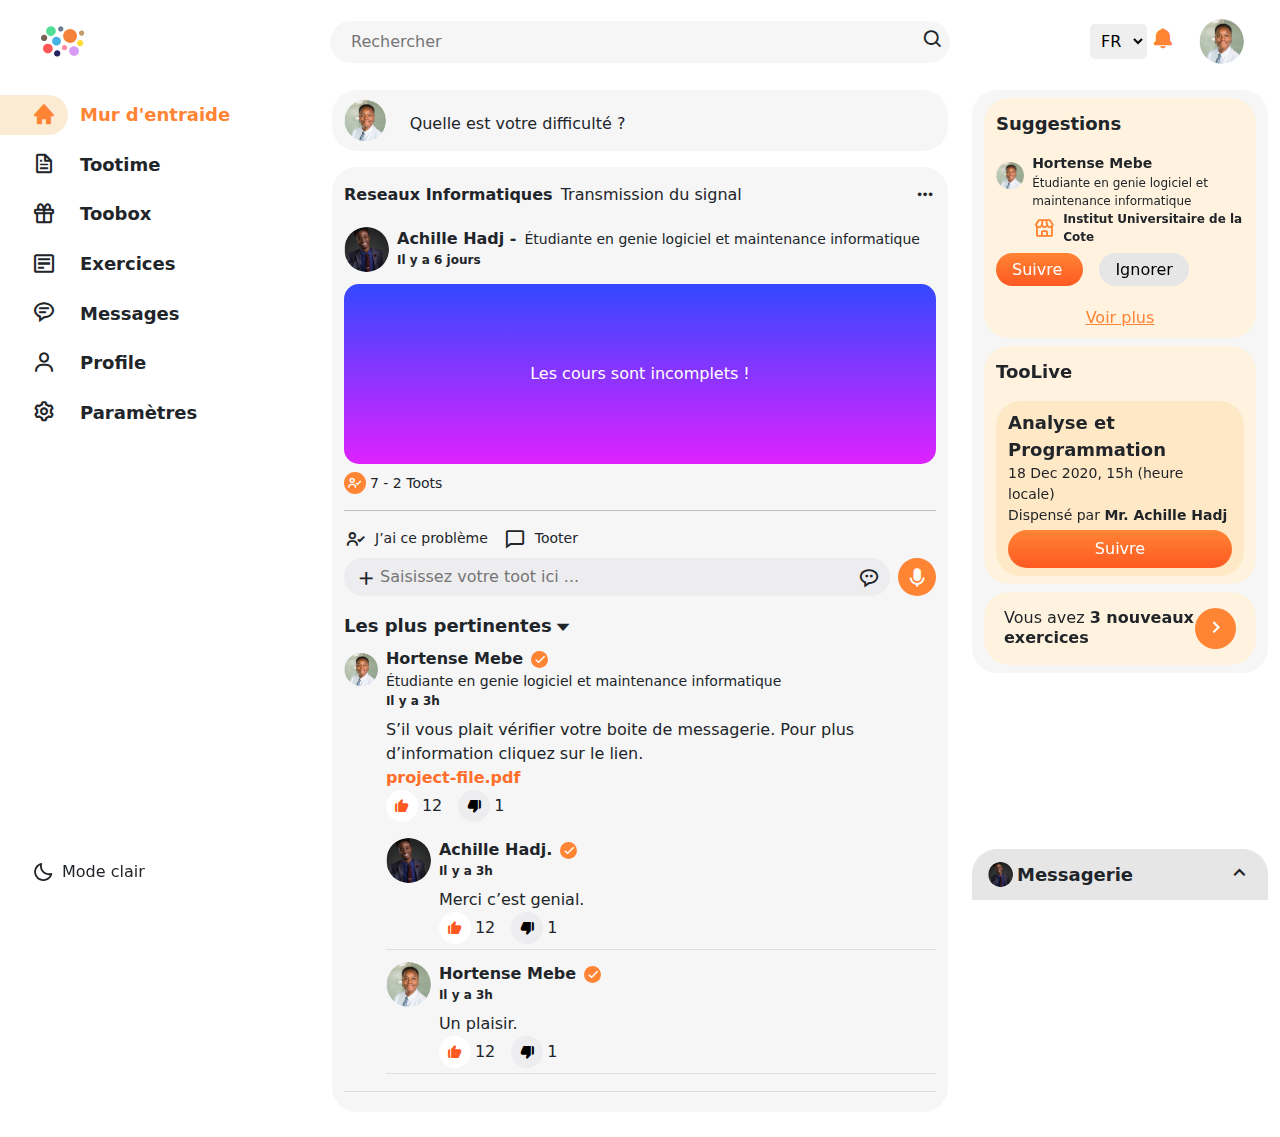
<file: index.html>
<!DOCTYPE html>
<html lang="fr">
<head>
    <meta charset="UTF-8">
    <meta name="viewport" content="width=device-width, initial-scale=1.0">
    <title>Tootree - UI Design</title>

    <link href="./assets/img/icons/logo.svg" rel="icon">

    <link rel="stylesheet" href="./assets/css/bootstrap.min.css">
    <link rel="stylesheet" href="./assets/plugins/boxicons/css/boxicons.min.css">
    <link rel="stylesheet" href="./assets/fonts/style.css">
    <link rel="stylesheet" href="./assets/css/style.css">
</head>
<body>
    <header class="header">
        <div class="container-fluid">
            <div class="d-flex align-items-center">
                <span class="bx-icon pointer d-lg-none d-md-unset" id="open-aside-left">
                    <i class="bx bx-md bx-menu"></i>
                </span>
                <div class="a">
                    <div class="logo-brand ms-md-4 ms-0">
                        <img src="./assets/img/icons/logo.svg" alt="Logo">
                    </div>
                </div>
                <div class="b">
                    <div class="search-form px-1">
                        <input type="text" name="search" id="search" class="custom-control round search-input" placeholder="Rechercher">
                        <span class="search-btn">
                            <i class="bx bx-tada-hover bx-search"></i>
                        </span>
                    </div>
                </div>
                <div class="c">
                    <div class="profile me-md-4 me-0 d-flex justify-content-end align-items-center">
                        <div class="profile-items me-md-4 me-0 d-flex align-items-center">
                            <span class="item me-md-1 me-0">
                                <select name="language" id="language" class="custom-control language-select">
                                    <option value="fr">FR</option>
                                    <option value="en">EN</option>
                                </select>
                            </span>
                            <span class="item notification">
                                <i class="bx bx-tada-hover bxs-bell"></i>
                            </span>
                        </div>
                        <div class="user-avatar">
                            <img src="./assets/img/users/user-2.png" class="img-fluid" alt="">
                        </div>
                    </div>
                </div>
            </div>
        </div>
    </header>

    <aside class="aside-left">
        <div class="d-flex flex-column justify-content-center">
            <div class="menu active">
                <span class="menu-icon">
                    <i class="bx bx-tada-hover bxs-home"></i>
                </span>
                <a href="./index.html" class="menu-title">
                    Mur d'entraide
                </a>
            </div>
            <div class="menu">
                <span class="menu-icon">
                    <i class="bx bx-tada-hover bx-file"></i>
                </span>
                <a href="./tootime.html" class="menu-title">
                    Tootime
                </a>
            </div>
            <div class="menu">
                <span class="menu-icon">
                    <i class="bx bx-tada-hover bx-gift"></i>
                </span>
                <a href="./toobox.html" class="menu-title">
                    Toobox
                </a>
            </div>
            <div class="menu">
                <span class="menu-icon">
                    <i class="bx bx-tada-hover bx-detail"></i>
                </span>
                <a href="./exercices.html" class="menu-title">
                    Exercices
                </a>
            </div>
            <div class="menu">
                <span class="menu-icon">
                    <i class="bx bx-tada-hover bx-message-rounded-detail"></i>
                </span>
                <a href="./messages.html" class="menu-title">
                    Messages
                </a>
            </div>
            <div class="menu">
                <span class="menu-icon">
                    <i class="bx bx-tada-hover bx-user"></i>
                </span>
                <a href="./profile.html" class="menu-title">
                    Profile
                </a>
            </div>
            <div class="menu">
                <span class="menu-icon">
                    <i class="bx bx-tada-hover bx-cog"></i>
                </span>
                <a href="./settings.html" class="menu-title">
                    Paramètres
                </a>
            </div>
        </div>

        <div class="theme">
            <span class="icon">
                <i class="bx bx-tada-hover bx-moon"></i>
            </span>
            <span class="title">
                Mode clair
            </span>
        </div>
    </aside>

    <aside class="aside-right">
        <div class="container-fluid">
            <div class="custom-card">
                <div class="card-body">
                    <div class="custom-card primary">
                        <div class="card-head mt-1">
                            <div class="title">
                                Suggestions
                            </div>
                        </div>
                        <div class="card-body">
                            <div class="d-flex flex-column">
                                <div class="user-block">
                                    <div class="block-user">
                                        <div class="user-avatar me-2">
                                            <img src="./assets/img/users/user-2.png" alt="">
                                        </div>
                                        <div class="">
                                            <div class="d-flex align-items-center">
                                                <div class="title">Hortense Mebe</div>
                                            </div>
                                            <div class="subtitle">
                                                Étudiante en genie logiciel et maintenance informatique
                                                <div class="d-flex align-items-center">
                                                    <span class="bx-icon t-primary">
                                                        <i class="bx bx-tada-hover bx-store"></i>
                                                    </span>
                                                    <span class="ms-2">
                                                        Institut Universitaire de la Cote
                                                    </span>
                                                </div>
                                            </div>
                                        </div>
                                    </div>
    
                                    <div class="">
                                        <a href="#" class="custom-btn primary">
                                            Suivre
                                        </a>
                                        <a href="#" class="custom-btn light ms-3">
                                            Ignorer
                                        </a>
                                    </div>
    
                                    <div class="text-center mt-4">
                                        <a href="#" class="custom-btn t-primary link">
                                            Voir plus
                                        </a>
                                    </div>
                                </div>
                            </div>
                        </div>
                    </div>
    
                    <div class="custom-card primary mt-2">
                        <div class="card-head mt-1">
                            <div class="title">
                                TooLive 
                            </div>
                        </div>
                        <div class="card-body">
                            <div class="custom-card primary-1">
                                <div class="card-body">
                                    <div class="title">Analyse et Programmation</div>

                                    <div class="subtitle">
                                        18 Dec 2020, 15h (heure locale)
                                        <br>
                                        Dispensé par <b>Mr. Achille Hadj</b>
                                    </div>

                                    <div class="mt-1">
                                        <a href="#" class="custom-btn primary block">
                                            Suivre
                                        </a>
                                    </div>
                                </div>
                            </div>
                        </div>
                    </div>

                    <div class="custom-card primary mt-2">
                        <div class="card-body">
                            <div class="p-2 d-flex align-items-center justify-content-between">
                                <div class="text">
                                    Vous avez <b>3 nouveaux exercices</b>
                                </div>
                                <div class="">
                                    <span class="bx-icon circle primary p-2 pointer">
                                        <i class="bx bx-tada-hover bx-sm bx-chevron-right"></i>
                                    </span>
                                </div>
                            </div>
                        </div>
                    </div>
                </div>
            </div>
        </div>
        
        <div class="messages">
            <div class="container-fluid">
                <div class="content">
                    <div class="title">
                        <div class="d-flex align-items-center">
                            <div class="user-avatar xs">
                                <img src="./assets/img/users/user-3.png" alt="">
                            </div>
                            <span class="ms-1">Messagerie</span>
                        </div>
                        <span class="bx-icon pointer" id="open-message">
                            <i class="bx bx-tada-hover bx-sm bx-chevron-up"></i>
                        </span>
                    </div>
    
                    <div class="body" id="body-message">
                        <div class="custom-card white message-block">
                            <div class="card-body d-flex align-items-center">
                                <div class="user-avatar me-2">
                                    <img src="./assets/img/users/user-3.png" alt="">
                                </div>
                                <div class="d-flex flex-column">
                                    <div class="d-flex justify-content-between align-items-center">
                                        <div class="username">Achille Hadj</div>
                                        <div class="post-date">2 min</div>
                                    </div>
                                    <div class="message-content">C’est un plaisir.</div>
                                </div>
                            </div>
                        </div>
                        <div class="custom-card white message-block">
                            <div class="card-body d-flex align-items-center">
                                <div class="user-avatar me-2">
                                    <img src="./assets/img/users/user-2.png" alt="">
                                </div>
                                <div class="d-flex flex-column">
                                    <div class="d-flex justify-content-between align-items-center">
                                        <div class="username">Hortense M</div>
                                        <div class="post-date">2 min</div>
                                    </div>
                                    <div class="message-content">Un nouveau me...</div>
                                </div>
                            </div>
                        </div>
                    </div>
                </div>
            </div>
        </div>
    </aside>

    <div class="overlay"></div>

    <main class="main" id="entraide">
        <div class="container-fluid">
            <div class="custom-card poster" id="poster-message">
                <div class="card-body d-flex">
                    <div class="user-avatar me-4">
                        <img src="./assets/img/users/user-2.png" alt="">
                    </div>
                    <div class="poster-message flex-fill">
                        <div class="text pt-3 pointer" id="post-message">
                            Quelle est votre difficulté ?
                        </div>
                        <div class="post-content">
                            <div class="d-flex flex-column">
                                <div class="">
                                    <div class="subject co x-40">
                                        <select name="subject" id="subject" class="custom-control light round">
                                            <option value="">Choisir la matière</option>
                                            <option value="fr">Maths</option>
                                            <option value="en">Anglais</option>
                                        </select>
                                    </div>
                                    <div class="lesson co x-60 ps-2">
                                        <select name="lesson" id="lesson" class="custom-control light round">
                                            <option value="fr">Choisir la leçon</option>
                                            <option value="en">Simple</option>
                                            <option value="en">Complexe</option>
                                        </select>
                                    </div>
                                    <div class="lesson co x-100 mt-2">
                                        <textarea name="message" id="message" rows="3" placeholder="Quelle est votre difficulté ?" class="custom-control light round"></textarea>
                                    </div>
                                </div>
    
                                <div class="d-flex justify-content-between align-items-center mt-2">
                                    <div class="flex-1 d-flex">
                                        <span class="bx-icon t-primary pointer">
                                            <i class="bx bx-tada-hover bxs-circle"></i>
                                        </span>
                                        <span class="bx-icon t-secondary pointer mx-1">
                                            <i class="bx bx-tada-hover bxs-circle"></i>
                                        </span>
                                        <span class="bx-icon t-tertiary pointer">
                                            <i class="bx bx-tada-hover bxs-circle"></i>
                                        </span>
                                    </div>
    
                                    <div class="d-flex align-items-center">
                                        <span class="bx-icon t-primary pointer">
                                            <i class="bx bx-tada-hover bxs-microphone"></i>
                                        </span>
                                        <span class="bx-icon t-primary pointer mx-2">
                                            <i class="bx bx-tada-hover bx-image"></i>
                                        </span>
                                        <div class="flex-fill">
                                            <button class="custom-btn px-md-5 px-2 block primary pointer">
                                                Poster
                                            </button>
                                        </div>
                                    </div>
                                </div>
                            </div>
                        </div>
                    </div>
                </div>
            </div>
    
            <div class="custom-card post mt-3">
                <div class="card-head mt-2">
                    <div class="d-flex justify-content-between">
                        <div class="d-flex flex-wrap">
                            <div class="title me-2">
                                Reseaux Informatiques
                            </div>
                            <div class="subtitle">
                                Transmission du signal
                            </div>
                        </div>
                        <span class="">
                            <i class="bx bx-tada-hover bx-dots-horizontal-rounded"></i>
                        </span>
                    </div>
                </div>
    
                <div class="card-body">
                    <div class="post-user">
                        <div class="user-avatar me-2">
                            <img src="./assets/img/users/user-3.png" alt="">
                        </div>
                        <div class="">
                            <div class="d-flex align-items-center flex-wrap">
                                <div class="username">Achille Hadj - </div>
                                <div class="classe">Étudiante en genie logiciel et maintenance informatique</div>
                            </div>
                            <div class="post-date">Il y a 6 jours</div>
                        </div>
                    </div>
                    <div class="post-content">
                        Les cours sont incomplets !
                    </div>
                    <div class="post-action">
                        <span class="icon-circle">
                            <i class="bx bx-tada-hover bx-user-check"></i>
                        </span>
                        <span class="ms-1">
                            7 - 2 Toots
                        </span>
                    </div>
                    
                    <hr>
                    
                    <div class="post-action">
                        <div class="d-flex align-items-center">
                            <span class="bx-icon">
                                <i class="bx bx-tada-hover bx-user-check"></i>
                            </span>
                            <span class="ms-2">
                                J’ai ce problème
                            </span>
                        </div>
                        <div class="d-flex align-items-center ms-3">
                            <span class="bx-icon">
                                <i class="bx bx-tada-hover bx-comment"></i>
                            </span>
                            <span class="ms-2">
                                Tooter
                            </span>
                        </div>
                    </div>
    
                    <div class="post-feedback mt-2">
                        <div class="post-form">
                            <input type="text" class="custom-control reply-input" placeholder="Saisissez votre toot ici ...">
                            <span class="bx-icon add">
                                <i class="bx bx-tada-hover bx-plus"></i>
                            </span>
                            <span class="bx-icon send">
                                <i class="bx bx-tada-hover bx-message-rounded-dots"></i>
                            </span>
                        </div>
                        <div class="voice">
                            <span class="bx-icon">
                                <i class="bx bx-tada-hover bxs-microphone"></i>
                            </span>
                        </div>
                    </div>
    
                    <div class="let-feedback mt-3">
                        <div class="title">
                            Les plus pertinentes
                            <span class="bx-icon">
                                <i class="bx bx-tada-hover bx-caret-down"></i>
                            </span>
                        </div>
                        <div class="mt-2 d-flex flex-column">
                            <div class="post-user post-item">
                                <div class="user-avatar flex-auto me-2">
                                    <img src="./assets/img/users/user-2.png" alt="">
                                </div>
                                <div class="">
                                    <div class="owner-post">
                                        <div class="d-flex align-items-center flex-wrap">
                                            <div class="username">Hortense Mebe </div>
                                            <span class="bx-icon circle primary me-1">
                                                <i class="bx bx-tada-hover bx-xs bx-check"></i>
                                            </span>
                                            <div class="classe">
                                                Étudiante en genie logiciel et maintenance informatique
                                            </div>
                                        </div>
                                        <div class="post-date">Il y a 3h</div>
                                        <div class="content-message">
                                            S’il vous plait vérifier votre boite de messagerie.
                                            Pour plus d’information cliquez sur le lien.
                                            <div class="">
                                                <a class="attach-file" href="#">project-file.pdf</a>
                                            </div>
                                            <div class="d-flex">
                                                <div class="d-flex align-items-center">
                                                    <a class="bx-icon circle white p-2" href="#">
                                                        <i class="bx bx-tada-hover bx-xs bxs-like"></i>
                                                    </a>
                                                    <span class="ms-1">12</span>
                                                </div>
                                                <div class="d-flex align-items-center ms-3">
                                                    <a class="bx-icon circle light p-2" href="#">
                                                        <i class="bx bx-tada-hover- bx-xs bxs-like bx-rotate-180"></i>
                                                    </a>
                                                    <span class="ms-1">1</span>
                                                </div>
                                            </div>
                                        </div>
                                    </div>
    
                                    <div class="reply-post">
                                        <div class="post-user post-item">
                                            <div class="user-avatar me-2">
                                                <img src="./assets/img/users/user-3.png" alt="">
                                            </div>
                                            <div class="">
                                                <div class="d-flex align-items-center">
                                                    <div class="username">Achille Hadj.</div>
                                                    <span class="bx-icon circle primary me-1">
                                                        <i class="bx bx-tada-hover bx-xs bx-check"></i>
                                                    </span>
                                                </div>
                                                <div class="post-date">Il y a 3h</div>
                                                <div class="content-message">
                                                    Merci c’est genial.
                                                    <div class="d-flex">
                                                        <div class="d-flex align-items-center">
                                                            <a class="bx-icon circle white p-2" href="#">
                                                                <i class="bx bx-tada-hover bx-xs bxs-like"></i>
                                                            </a>
                                                            <span class="ms-1">12</span>
                                                        </div>
                                                        <div class="d-flex align-items-center ms-3">
                                                            <a class="bx-icon circle light p-2" href="#">
                                                                <i class="bx bx-tada-hover- bx-xs bxs-like bx-rotate-180"></i>
                                                            </a>
                                                            <span class="ms-1">1</span>
                                                        </div>
                                                    </div>
                                                </div>
                                            </div>
                                        </div>
    
                                        <div class="post-user post-item">
                                            <div class="user-avatar me-2">
                                                <img src="./assets/img/users/user-2.png" alt="">
                                            </div>
                                            <div class="">
                                                <div class="d-flex align-items-center">
                                                    <div class="username">Hortense Mebe </div>
                                                    <span class="bx-icon circle primary me-1">
                                                        <i class="bx bx-tada-hover bx-xs bx-check"></i>
                                                    </span>
                                                </div>
                                                <div class="post-date">Il y a 3h</div>
                                                <div class="content-message">
                                                    Un plaisir.
                                                    <div class="d-flex">
                                                        <div class="d-flex align-items-center">
                                                            <a class="bx-icon circle white p-2" href="#">
                                                                <i class="bx bx-tada-hover bx-xs bxs-like"></i>
                                                            </a>
                                                            <span class="ms-1">12</span>
                                                        </div>
                                                        <div class="d-flex align-items-center ms-3">
                                                            <a class="bx-icon circle light p-2" href="#">
                                                                <i class="bx bx-tada-hover- bx-xs bxs-like bx-rotate-180"></i>
                                                            </a>
                                                            <span class="ms-1">1</span>
                                                        </div>
                                                    </div>
                                                </div>
                                            </div>
                                        </div>
                                    </div>
                                </div>
                            </div>
                        </div>
                    </div>
    
                </div>
            </div>
        </div>
    </main>

    <script src="./assets/plugins/jquery/jquery.min.js"></script>
    <script src="./assets/plugins/bootstrap/js/bootstrap.bundle.min.js"></script>
    <script src="./assets/js/main.js"></script>
</body>
</html>
</file>
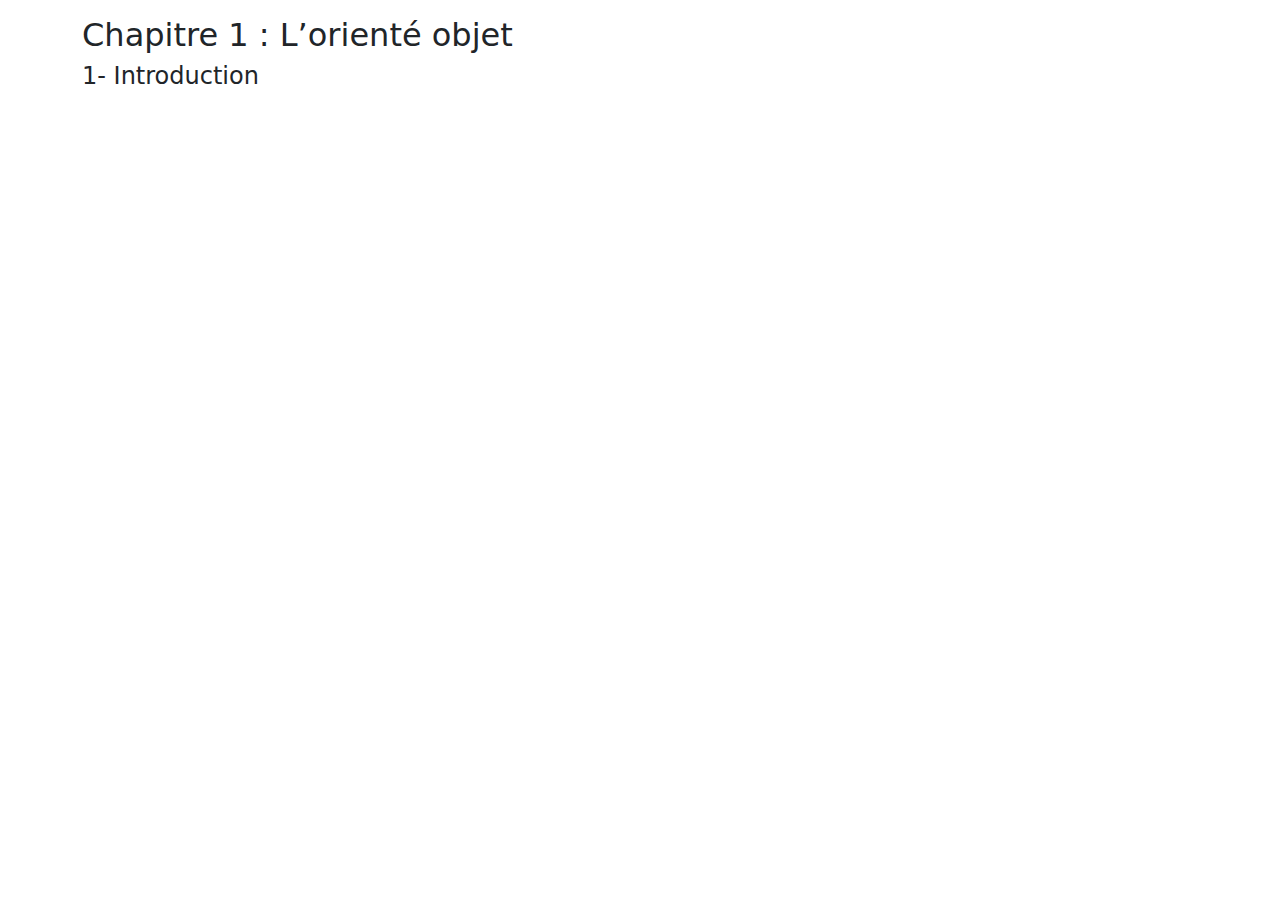
<file: poo.html>
<!DOCTYPE html>
<html lang="fr">
<head>
    <link rel="stylesheet" href="./assets/css/bootstrap.min.css">
    <link rel="stylesheet" href="./assets/fonts/style.css">
    <link rel="stylesheet" href="./assets/css/style.css">
</head>
<body>
    <div class="container my-3">
        <h2>Chapitre 1 : L’orienté objet</h2>

        <h4>1- Introduction </h4>
    </div>
</body>
</html>
</file>
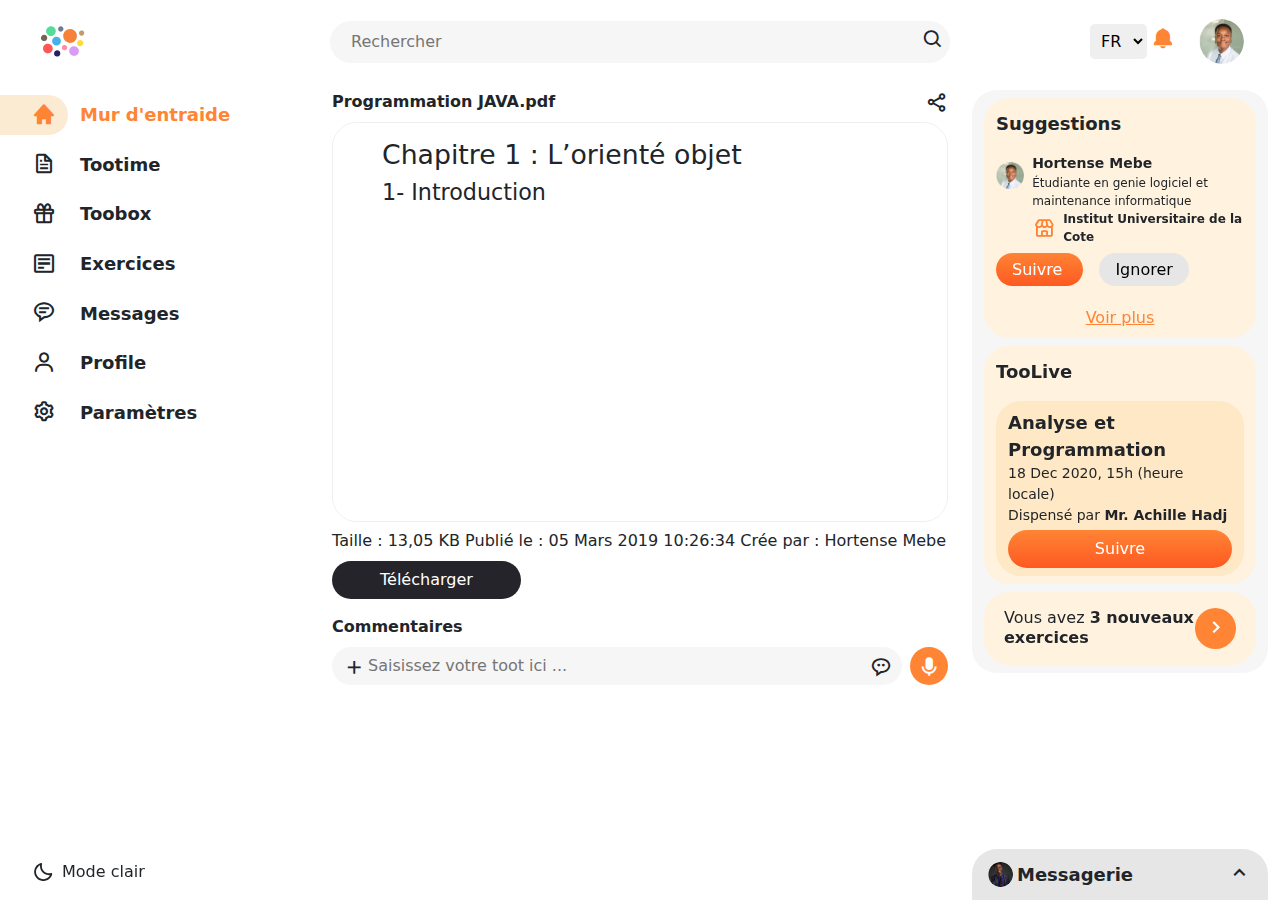
<file: toobox-single.html>
<!DOCTYPE html>
<html lang="fr">
<head>
    <meta charset="UTF-8">
    <meta name="viewport" content="width=device-width, initial-scale=1.0">
    <title>Tootree - UI Design</title>

    <link href="./assets/img/icons/logo.svg" rel="icon">

    <link rel="stylesheet" href="./assets/css/bootstrap.min.css">
    <link rel="stylesheet" href="./assets/plugins/boxicons/css/boxicons.min.css">
    <link rel="stylesheet" href="./assets/fonts/style.css">
    <link rel="stylesheet" href="./assets/css/style.css">
</head>
<body>
    <header class="header">
        <div class="container-fluid">
            <div class="d-flex align-items-center">
                <span class="bx-icon pointer d-lg-none d-md-unset" id="open-aside-left">
                    <i class="bx bx-md bx-menu"></i>
                </span>
                <div class="a">
                    <div class="logo-brand ms-md-4 ms-0">
                        <img src="./assets/img/icons/logo.svg" alt="Logo">
                    </div>
                </div>
                <div class="b">
                    <div class="search-form px-1">
                        <input type="text" name="search" id="search" class="custom-control round search-input" placeholder="Rechercher">
                        <span class="search-btn">
                            <i class="bx bx-tada-hover bx-search"></i>
                        </span>
                    </div>
                </div>
                <div class="c">
                    <div class="profile me-md-4 me-0 d-flex justify-content-end align-items-center">
                        <div class="profile-items me-md-4 me-0 d-flex align-items-center">
                            <span class="item me-md-1 me-0">
                                <select name="language" id="language" class="custom-control language-select">
                                    <option value="fr">FR</option>
                                    <option value="en">EN</option>
                                </select>
                            </span>
                            <span class="item notification">
                                <i class="bx bx-tada-hover bxs-bell"></i>
                            </span>
                        </div>
                        <div class="user-avatar">
                            <img src="./assets/img/users/user-2.png" class="img-fluid" alt="">
                        </div>
                    </div>
                </div>
            </div>
        </div>
    </header>

    <aside class="aside-left">
        <div class="d-flex flex-column justify-content-center">
            <div class="menu active">
                <span class="menu-icon">
                    <i class="bx bx-tada-hover bxs-home"></i>
                </span>
                <a href="./index.html" class="menu-title">
                    Mur d'entraide
                </a>
            </div>
            <div class="menu">
                <span class="menu-icon">
                    <i class="bx bx-tada-hover bx-file"></i>
                </span>
                <a href="./tootime.html" class="menu-title">
                    Tootime
                </a>
            </div>
            <div class="menu">
                <span class="menu-icon">
                    <i class="bx bx-tada-hover bx-gift"></i>
                </span>
                <a href="./toobox.html" class="menu-title">
                    Toobox
                </a>
            </div>
            <div class="menu">
                <span class="menu-icon">
                    <i class="bx bx-tada-hover bx-detail"></i>
                </span>
                <a href="./exercices.html" class="menu-title">
                    Exercices
                </a>
            </div>
            <div class="menu">
                <span class="menu-icon">
                    <i class="bx bx-tada-hover bx-message-rounded-detail"></i>
                </span>
                <a href="./messages.html" class="menu-title">
                    Messages
                </a>
            </div>
            <div class="menu">
                <span class="menu-icon">
                    <i class="bx bx-tada-hover bx-user"></i>
                </span>
                <a href="./profile.html" class="menu-title">
                    Profile
                </a>
            </div>
            <div class="menu">
                <span class="menu-icon">
                    <i class="bx bx-tada-hover bx-cog"></i>
                </span>
                <a href="./settings.html" class="menu-title">
                    Paramètres
                </a>
            </div>
        </div>

        <div class="theme">
            <span class="icon">
                <i class="bx bx-tada-hover bx-moon"></i>
            </span>
            <span class="title">
                Mode clair
            </span>
        </div>
    </aside>

    <aside class="aside-right">
        <div class="container-fluid">
            <div class="custom-card">
                <div class="card-body">
                    <div class="custom-card primary">
                        <div class="card-head mt-1">
                            <div class="title">
                                Suggestions
                            </div>
                        </div>
                        <div class="card-body">
                            <div class="d-flex flex-column">
                                <div class="user-block">
                                    <div class="block-user">
                                        <div class="user-avatar me-2">
                                            <img src="./assets/img/users/user-2.png" alt="">
                                        </div>
                                        <div class="">
                                            <div class="d-flex align-items-center">
                                                <div class="title">Hortense Mebe</div>
                                            </div>
                                            <div class="subtitle">
                                                Étudiante en genie logiciel et maintenance informatique
                                                <div class="d-flex align-items-center">
                                                    <span class="bx-icon t-primary">
                                                        <i class="bx bx-tada-hover bx-store"></i>
                                                    </span>
                                                    <span class="ms-2">
                                                        Institut Universitaire de la Cote
                                                    </span>
                                                </div>
                                            </div>
                                        </div>
                                    </div>
    
                                    <div class="">
                                        <a href="#" class="custom-btn primary">
                                            Suivre
                                        </a>
                                        <a href="#" class="custom-btn light ms-3">
                                            Ignorer
                                        </a>
                                    </div>
    
                                    <div class="text-center mt-4">
                                        <a href="#" class="custom-btn t-primary link">
                                            Voir plus
                                        </a>
                                    </div>
                                </div>
                            </div>
                        </div>
                    </div>
    
                    <div class="custom-card primary mt-2">
                        <div class="card-head mt-1">
                            <div class="title">
                                TooLive 
                            </div>
                        </div>
                        <div class="card-body">
                            <div class="custom-card primary-1">
                                <div class="card-body">
                                    <div class="title">Analyse et Programmation</div>

                                    <div class="subtitle">
                                        18 Dec 2020, 15h (heure locale)
                                        <br>
                                        Dispensé par <b>Mr. Achille Hadj</b>
                                    </div>

                                    <div class="mt-1">
                                        <a href="#" class="custom-btn primary block">
                                            Suivre
                                        </a>
                                    </div>
                                </div>
                            </div>
                        </div>
                    </div>

                    <div class="custom-card primary mt-2">
                        <div class="card-body">
                            <div class="p-2 d-flex align-items-center justify-content-between">
                                <div class="text">
                                    Vous avez <b>3 nouveaux exercices</b>
                                </div>
                                <div class="">
                                    <span class="bx-icon circle primary p-2 pointer">
                                        <i class="bx bx-tada-hover bx-sm bx-chevron-right"></i>
                                    </span>
                                </div>
                            </div>
                        </div>
                    </div>
                </div>
            </div>
        </div>
        
        <div class="messages">
            <div class="container-fluid">
                <div class="content">
                    <div class="title">
                        <div class="d-flex align-items-center">
                            <div class="user-avatar xs">
                                <img src="./assets/img/users/user-3.png" alt="">
                            </div>
                            <span class="ms-1">Messagerie</span>
                        </div>
                        <span class="bx-icon pointer" id="open-message">
                            <i class="bx bx-tada-hover bx-sm bx-chevron-up"></i>
                        </span>
                    </div>
    
                    <div class="body" id="body-message">
                        <div class="custom-card white message-block">
                            <div class="card-body d-flex align-items-center">
                                <div class="user-avatar me-2">
                                    <img src="./assets/img/users/user-3.png" alt="">
                                </div>
                                <div class="d-flex flex-column">
                                    <div class="d-flex justify-content-between align-items-center">
                                        <div class="username">Achille Hadj</div>
                                        <div class="post-date">2 min</div>
                                    </div>
                                    <div class="message-content">C’est un plaisir.</div>
                                </div>
                            </div>
                        </div>
                        <div class="custom-card white message-block">
                            <div class="card-body d-flex align-items-center">
                                <div class="user-avatar me-2">
                                    <img src="./assets/img/users/user-2.png" alt="">
                                </div>
                                <div class="d-flex flex-column">
                                    <div class="d-flex justify-content-between align-items-center">
                                        <div class="username">Hortense M</div>
                                        <div class="post-date">2 min</div>
                                    </div>
                                    <div class="message-content">Un nouveau me...</div>
                                </div>
                            </div>
                        </div>
                    </div>
                </div>
            </div>
        </div>
    </aside>

    <div class="overlay"></div>

    <main class="main">
        <div class="container-fluid">
            <div class="d-flex justify-content-between align-items-center">
                <span>
                    <b>Programmation JAVA.pdf</b>
                </span>
                <span class="bx-icon">
                    <i class="bx bx-tada-hover bx-share-alt"></i>
                </span>
            </div>

            <div class="">
                <iframe src="./poo.html" class="document-preview"></iframe>
                
                <div class="document-detail">
                    Taille : 13,05 KB   Publié le : 05 Mars 2019 10:26:34   Crée par : Hortense Mebe
                </div>

                <div class="mt-2">
                    <button class="custom-btn bg-darky text-white px-5">
                        Télécharger
                    </button>
                </div>
                
                <div class="mt-3">
                    <div class="">
                        <b>Commentaires</b>
                    </div>

                    <div class="post">
                        <div class="post-feedback mt-2">
                            <div class="post-form">
                                <input type="text" class="custom-control reply-input" placeholder="Saisissez votre toot ici ...">
                                <span class="bx-icon add">
                                    <i class="bx bx-tada-hover bx-plus"></i>
                                </span>
                                <span class="bx-icon send">
                                    <i class="bx bx-tada-hover bx-message-rounded-dots"></i>
                                </span>
                            </div>
                            <div class="voice">
                                <span class="bx-icon">
                                    <i class="bx bx-tada-hover bxs-microphone"></i>
                                </span>
                            </div>
                        </div>
                    </div>
                </div>
            </div>
        </div>
    </main>

    <script src="./assets/plugins/jquery/jquery.min.js"></script>
    <script src="./assets/plugins/bootstrap/js/bootstrap.bundle.min.js"></script>
    <script src="./assets/js/main.js"></script>
</body>
</html>
</file>
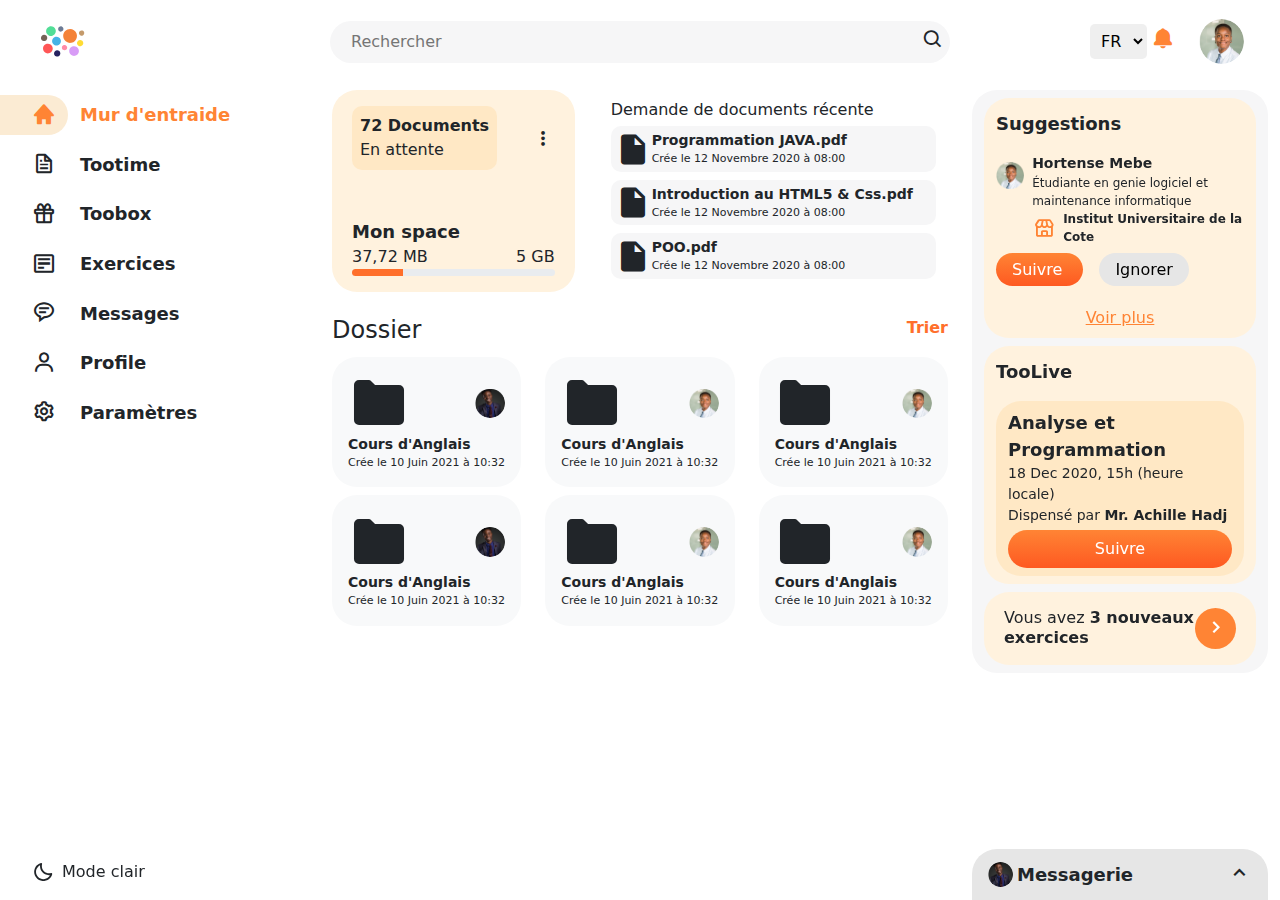
<file: toobox.html>
<!DOCTYPE html>
<html lang="fr">
<head>
    <meta charset="UTF-8">
    <meta name="viewport" content="width=device-width, initial-scale=1.0">
    <title>Tootree - UI Design</title>

    <link href="./assets/img/icons/logo.svg" rel="icon">

    <link rel="stylesheet" href="./assets/css/bootstrap.min.css">
    <link rel="stylesheet" href="./assets/plugins/boxicons/css/boxicons.min.css">
    <link rel="stylesheet" href="./assets/fonts/style.css">
    <link rel="stylesheet" href="./assets/css/style.css">
</head>
<body>
    <header class="header">
        <div class="container-fluid">
            <div class="d-flex align-items-center">
                <span class="bx-icon pointer d-lg-none d-md-unset" id="open-aside-left">
                    <i class="bx bx-md bx-menu"></i>
                </span>
                <div class="a">
                    <div class="logo-brand ms-md-4 ms-0">
                        <img src="./assets/img/icons/logo.svg" alt="Logo">
                    </div>
                </div>
                <div class="b">
                    <div class="search-form px-1">
                        <input type="text" name="search" id="search" class="custom-control round search-input" placeholder="Rechercher">
                        <span class="search-btn">
                            <i class="bx bx-tada-hover bx-search"></i>
                        </span>
                    </div>
                </div>
                <div class="c">
                    <div class="profile me-md-4 me-0 d-flex justify-content-end align-items-center">
                        <div class="profile-items me-md-4 me-0 d-flex align-items-center">
                            <span class="item me-md-1 me-0">
                                <select name="language" id="language" class="custom-control language-select">
                                    <option value="fr">FR</option>
                                    <option value="en">EN</option>
                                </select>
                            </span>
                            <span class="item notification">
                                <i class="bx bx-tada-hover bxs-bell"></i>
                            </span>
                        </div>
                        <div class="user-avatar">
                            <img src="./assets/img/users/user-2.png" class="img-fluid" alt="">
                        </div>
                    </div>
                </div>
            </div>
        </div>
    </header>

    <aside class="aside-left">
        <div class="d-flex flex-column justify-content-center">
            <div class="menu active">
                <span class="menu-icon">
                    <i class="bx bx-tada-hover bxs-home"></i>
                </span>
                <a href="./index.html" class="menu-title">
                    Mur d'entraide
                </a>
            </div>
            <div class="menu">
                <span class="menu-icon">
                    <i class="bx bx-tada-hover bx-file"></i>
                </span>
                <a href="./tootime.html" class="menu-title">
                    Tootime
                </a>
            </div>
            <div class="menu">
                <span class="menu-icon">
                    <i class="bx bx-tada-hover bx-gift"></i>
                </span>
                <a href="./toobox.html" class="menu-title">
                    Toobox
                </a>
            </div>
            <div class="menu">
                <span class="menu-icon">
                    <i class="bx bx-tada-hover bx-detail"></i>
                </span>
                <a href="./exercices.html" class="menu-title">
                    Exercices
                </a>
            </div>
            <div class="menu">
                <span class="menu-icon">
                    <i class="bx bx-tada-hover bx-message-rounded-detail"></i>
                </span>
                <a href="./messages.html" class="menu-title">
                    Messages
                </a>
            </div>
            <div class="menu">
                <span class="menu-icon">
                    <i class="bx bx-tada-hover bx-user"></i>
                </span>
                <a href="./profile.html" class="menu-title">
                    Profile
                </a>
            </div>
            <div class="menu">
                <span class="menu-icon">
                    <i class="bx bx-tada-hover bx-cog"></i>
                </span>
                <a href="./settings.html" class="menu-title">
                    Paramètres
                </a>
            </div>
        </div>

        <div class="theme">
            <span class="icon">
                <i class="bx bx-tada-hover bx-moon"></i>
            </span>
            <span class="title">
                Mode clair
            </span>
        </div>
    </aside>

    <aside class="aside-right">
        <div class="container-fluid">
            <div class="custom-card">
                <div class="card-body">
                    <div class="custom-card primary">
                        <div class="card-head mt-1">
                            <div class="title">
                                Suggestions
                            </div>
                        </div>
                        <div class="card-body">
                            <div class="d-flex flex-column">
                                <div class="user-block">
                                    <div class="block-user">
                                        <div class="user-avatar me-2">
                                            <img src="./assets/img/users/user-2.png" alt="">
                                        </div>
                                        <div class="">
                                            <div class="d-flex align-items-center">
                                                <div class="title">Hortense Mebe</div>
                                            </div>
                                            <div class="subtitle">
                                                Étudiante en genie logiciel et maintenance informatique
                                                <div class="d-flex align-items-center">
                                                    <span class="bx-icon t-primary">
                                                        <i class="bx bx-tada-hover bx-store"></i>
                                                    </span>
                                                    <span class="ms-2">
                                                        Institut Universitaire de la Cote
                                                    </span>
                                                </div>
                                            </div>
                                        </div>
                                    </div>
    
                                    <div class="">
                                        <a href="#" class="custom-btn primary">
                                            Suivre
                                        </a>
                                        <a href="#" class="custom-btn light ms-3">
                                            Ignorer
                                        </a>
                                    </div>
    
                                    <div class="text-center mt-4">
                                        <a href="#" class="custom-btn t-primary link">
                                            Voir plus
                                        </a>
                                    </div>
                                </div>
                            </div>
                        </div>
                    </div>
    
                    <div class="custom-card primary mt-2">
                        <div class="card-head mt-1">
                            <div class="title">
                                TooLive 
                            </div>
                        </div>
                        <div class="card-body">
                            <div class="custom-card primary-1">
                                <div class="card-body">
                                    <div class="title">Analyse et Programmation</div>

                                    <div class="subtitle">
                                        18 Dec 2020, 15h (heure locale)
                                        <br>
                                        Dispensé par <b>Mr. Achille Hadj</b>
                                    </div>

                                    <div class="mt-1">
                                        <a href="#" class="custom-btn primary block">
                                            Suivre
                                        </a>
                                    </div>
                                </div>
                            </div>
                        </div>
                    </div>

                    <div class="custom-card primary mt-2">
                        <div class="card-body">
                            <div class="p-2 d-flex align-items-center justify-content-between">
                                <div class="text">
                                    Vous avez <b>3 nouveaux exercices</b>
                                </div>
                                <div class="">
                                    <span class="bx-icon circle primary p-2 pointer">
                                        <i class="bx bx-tada-hover bx-sm bx-chevron-right"></i>
                                    </span>
                                </div>
                            </div>
                        </div>
                    </div>
                </div>
            </div>
        </div>
        
        <div class="messages">
            <div class="container-fluid">
                <div class="content">
                    <div class="title">
                        <div class="d-flex align-items-center">
                            <div class="user-avatar xs">
                                <img src="./assets/img/users/user-3.png" alt="">
                            </div>
                            <span class="ms-1">Messagerie</span>
                        </div>
                        <span class="bx-icon pointer" id="open-message">
                            <i class="bx bx-tada-hover bx-sm bx-chevron-up"></i>
                        </span>
                    </div>
    
                    <div class="body" id="body-message">
                        <div class="custom-card white message-block">
                            <div class="card-body d-flex align-items-center">
                                <div class="user-avatar me-2">
                                    <img src="./assets/img/users/user-3.png" alt="">
                                </div>
                                <div class="d-flex flex-column">
                                    <div class="d-flex justify-content-between align-items-center">
                                        <div class="username">Achille Hadj</div>
                                        <div class="post-date">2 min</div>
                                    </div>
                                    <div class="message-content">C’est un plaisir.</div>
                                </div>
                            </div>
                        </div>
                        <div class="custom-card white message-block">
                            <div class="card-body d-flex align-items-center">
                                <div class="user-avatar me-2">
                                    <img src="./assets/img/users/user-2.png" alt="">
                                </div>
                                <div class="d-flex flex-column">
                                    <div class="d-flex justify-content-between align-items-center">
                                        <div class="username">Hortense M</div>
                                        <div class="post-date">2 min</div>
                                    </div>
                                    <div class="message-content">Un nouveau me...</div>
                                </div>
                            </div>
                        </div>
                    </div>
                </div>
            </div>
        </div>
    </aside>

    <div class="overlay"></div>

    <main class="main">
        <div class="container-fluid">
            <div class="row">
                <div class="col-md-5">
                    <div class="custom-card primary h-100">
                        <div class="card-body">
                            <div class="p-2 d-flex flex-column align-content-between">
                                <div class="d-flex justify-content-between">
                                    <div class="p-2 round-sm primary-1">
                                        <b>72 Documents</b>
                                        <br>
                                        En attente
                                    </div>
                                    <div class="bx-icon">
                                        <i class="bx bx-tada-hover bx-dots-vertical-rounded"></i>
                                    </div>
                                </div>
    
                                <div class="mt-5 d-flex flex-column">
                                    <div class="title">Mon space</div>
                                    <div class="d-flex justify-content-between">
                                        <span>37,72 MB</span>
                                        <span>5 GB</span>
                                    </div>
                                    <div class="progress" style="height: 7px;">
                                        <div class="progress-bar bg-first" role="progressbar" style="width: 25%;"></div>
                                    </div>
                                </div>
                            </div>
                        </div>
                    </div>
                </div>

                <div class="col-md-7">
                    <div class="custom-card white">
                        <div class="card-body">
                            <div class="document-title">
                                Demande de documents récente
                            </div>
                            
                            <div class="documents">
                                <div class="document-item">
                                    <span class="bx-icon">
                                        <i class="bx bx-tada-hover bx-md bxs-file-blank"></i>
                                    </span>
                                    <div class="information">
                                        <a class="filename" href="./toobox-single.html">
                                            Programmation JAVA.pdf
                                        </a>
                                        <span class="created_at">
                                            Crée le 12 Novembre 2020 à 08:00
                                        </span>
                                    </div>
                                </div>
                                <div class="document-item">
                                    <span class="bx-icon">
                                        <i class="bx bx-tada-hover bx-md bxs-file-blank"></i>
                                    </span>
                                    <div class="information">
                                        <a class="filename" href="./toobox-single.html">
                                            Introduction au HTML5 & Css.pdf
                                        </a>
                                        <span class="created_at">
                                            Crée le 12 Novembre 2020 à 08:00
                                        </span>
                                    </div>
                                </div>
                                <div class="document-item">
                                    <span class="bx-icon">
                                        <i class="bx bx-tada-hover bx-md bxs-file-blank"></i>
                                    </span>
                                    <div class="information">
                                        <a class="filename" href="./toobox-single.html">
                                            POO.pdf
                                        </a>
                                        <span class="created_at">
                                            Crée le 12 Novembre 2020 à 08:00
                                        </span>
                                    </div>
                                </div>
                            </div>
                        </div>
                    </div>
                </div>
                
                <div class="col-md-12">
                    <div class="d-flex justify-content-between mt-4">
                        <h4>Dossier</h4>
                        <span class="text-first pointer">
                            <b>Trier</b>
                        </span>
                    </div>

                    <div class="row">
                        <div class="col-md-4 col-sm-6 col-12">
                            <div class="folder bg-light">
                                <div class="folder-icon">
                                    <span class="bx-icon">
                                        <i class="bx bx-tada-hover bxs-folder"></i>
                                    </span>
                                    <span class="user-avatar sm">
                                        <img src="./assets/img/users/user-3.png" alt="">
                                    </span>
                                </div>
                                <div class="information">
                                    <span class="filename">
                                        Cours d'Anglais
                                    </span>
                                    <span class="created_at">
                                        Crée le 10 Juin 2021 à 10:32
                                    </span>
                                </div>
                            </div>
                        </div>
                        
                        <div class="col-md-4 col-sm-6 col-12">
                            <div class="folder bg-light">
                                <div class="folder-icon">
                                    <span class="bx-icon">
                                        <i class="bx bx-tada-hover bxs-folder"></i>
                                    </span>
                                    <span class="user-avatar sm">
                                        <img src="./assets/img/users/user-2.png" alt="">
                                    </span>
                                </div>
                                <div class="information">
                                    <span class="filename">
                                        Cours d'Anglais
                                    </span>
                                    <span class="created_at">
                                        Crée le 10 Juin 2021 à 10:32
                                    </span>
                                </div>
                            </div>
                        </div>
                        
                        <div class="col-md-4 col-sm-6 col-12">
                            <div class="folder bg-light">
                                <div class="folder-icon">
                                    <span class="bx-icon">
                                        <i class="bx bx-tada-hover bxs-folder"></i>
                                    </span>
                                    <span class="user-avatar sm">
                                        <img src="./assets/img/users/user-2.png" alt="">
                                    </span>
                                </div>
                                <div class="information">
                                    <span class="filename">
                                        Cours d'Anglais
                                    </span>
                                    <span class="created_at">
                                        Crée le 10 Juin 2021 à 10:32
                                    </span>
                                </div>
                            </div>
                        </div>
                        
                        <div class="col-md-4 col-sm-6 col-12">
                            <div class="folder bg-light">
                                <div class="folder-icon">
                                    <span class="bx-icon">
                                        <i class="bx bx-tada-hover bxs-folder"></i>
                                    </span>
                                    <span class="user-avatar sm">
                                        <img src="./assets/img/users/user-3.png" alt="">
                                    </span>
                                </div>
                                <div class="information">
                                    <span class="filename">
                                        Cours d'Anglais
                                    </span>
                                    <span class="created_at">
                                        Crée le 10 Juin 2021 à 10:32
                                    </span>
                                </div>
                            </div>
                        </div>
                        
                        <div class="col-md-4 col-sm-6 col-12">
                            <div class="folder bg-light">
                                <div class="folder-icon">
                                    <span class="bx-icon">
                                        <i class="bx bx-tada-hover bxs-folder"></i>
                                    </span>
                                    <span class="user-avatar sm">
                                        <img src="./assets/img/users/user-2.png" alt="">
                                    </span>
                                </div>
                                <div class="information">
                                    <span class="filename">
                                        Cours d'Anglais
                                    </span>
                                    <span class="created_at">
                                        Crée le 10 Juin 2021 à 10:32
                                    </span>
                                </div>
                            </div>
                        </div>
                        
                        <div class="col-md-4 col-sm-6 col-12">
                            <div class="folder bg-light">
                                <div class="folder-icon">
                                    <span class="bx-icon">
                                        <i class="bx bx-tada-hover bxs-folder"></i>
                                    </span>
                                    <span class="user-avatar sm">
                                        <img src="./assets/img/users/user-2.png" alt="">
                                    </span>
                                </div>
                                <div class="information">
                                    <span class="filename">
                                        Cours d'Anglais
                                    </span>
                                    <span class="created_at">
                                        Crée le 10 Juin 2021 à 10:32
                                    </span>
                                </div>
                            </div>
                        </div>
                    </div>
                </div>
            </div>
        </div>
    </main>

    <script src="./assets/plugins/jquery/jquery.min.js"></script>
    <script src="./assets/plugins/bootstrap/js/bootstrap.bundle.min.js"></script>
    <script src="./assets/js/main.js"></script>
</body>
</html>
</file>
<file: assets/fonts/style.css>
/* #### Generated By: http://www.cufonfonts.com #### */

@font-face {
    font-family: 'Roboto';
    font-style: normal;
    font-weight: normal;
    src: local('Roboto'), url('Roboto.woff') format('woff');
}

@font-face {
    font-family: 'Poppins';
    font-style: normal;
    font-weight: normal;
    src: local('Poppins'), url('Poppins.woff') format('woff');
}

@font-face {
    font-family: 'Montserrat';
    font-style: normal;
    font-weight: normal;
    src: local('Montserrat'), url('Montserrat.woff') format('woff');
}

@font-face {
    font-family: 'Lato';
    font-style: normal;
    font-weight: normal;
    src: local('Lato'), url('Lato.woff') format('woff');
}
</file>
<file: assets/css/style.css>
body{font-family:"Roboto","Poppins","Montserrat","Lato" Helvetica,Arial,sans-serif}.overlay{position:fixed;left:0;top:0;height:100%;width:100%;display:block;background-color:rgba(0,0,0,0);z-index:100000;visibility:hidden;opacity:0;-webkit-transition:.5s ease;-moz-transition:.5s ease;-ms-transition:.5s ease;-o-transition:.5s ease;transition:.5s ease}.overlay.visible{background-color:rgba(0,0,0,.6);visibility:visible;opacity:1}.overlay.visible-no-backdrop{background-color:rgba(0,0,0,0);visibility:visible;opacity:1}.co{margin:0;padding:0;float:left;box-sizing:border-box}.co.x-100{width:100%}.co.x-90{width:90%}.co.x-80{width:80%}.co.x-75{width:75%}.co.x-70{width:70%}.co.x-60{width:60%}.co.x-50{width:50%}.co.x-40{width:40%}.co.x-30{width:30%}.co.x-25{width:25%}.co.x-20{width:20%}.co.x-10{width:10%}.pointer{cursor:pointer}.bx{font-size:22px}.bx-icon{display:flex;justify-content:center;align-items:center;width:fit-content;padding:.5px;text-decoration:none}.bx-icon.circle{border-radius:50%}.bx-icon.primary{background-color:#ff8434;color:#fff}.bx-icon.t-primary{background-color:transparent;color:#ff8434}.bx-icon.t-secondary{background-color:transparent;color:#2cbf7b}.bx-icon.t-tertiary{background-color:transparent;color:#3448ff}.bx-icon.white{background-color:#fff;color:#fe5921}.bx-icon.light{background-color:rgba(37,36,43,.04);color:#000}.custom-control{border-width:.075rem;border-color:transparent;border-style:solid;padding:8px 12px;width:100%}.custom-control:hover,.custom-control:focus,.custom-control:active,.custom-control::selection{outline:0;border-color:#ff8434;box-shadow:0px 8px 28px rgba(0,0,0,.08)}.custom-control.round{border-radius:25px}.user-avatar{height:45px;width:45px;flex-basis:45px;border-radius:50%;overflow:hidden;display:flex;justify-content:center;align-items:center}.user-avatar.md{height:50px;width:50px;flex-basis:50px}.user-avatar.sm{height:30px;width:30px;flex-basis:30px}.user-avatar.xs{height:25px;width:25px;flex-basis:25px}.user-avatar img{width:100%;height:auto}.custom-card{background-color:rgba(37,36,43,.04);border-radius:25px;display:flex;flex-direction:column}.custom-card.white{background-color:#fff}.custom-card .card-head{padding:.5rem .75rem}.custom-card .card-head .title{font-weight:700}.custom-card .card-head .subtitle{font-weight:400}.custom-card .card-body{padding:.5rem .75rem}.custom-card .card-body .title{font-size:18px;font-weight:700}.custom-card .card-body .subtitle{font-size:14px;font-weight:400}.custom-card .card-body .text{font-size:16px;font-weight:500;line-height:20px}.primary{background-color:#fff2de}.primary-1{background-color:#ffe8c5}.round-sm{border-radius:10px}.round-lg{border-radius:10px}.custom-btn{position:relative;overflow:hidden;text-decoration:none;padding:7px 16px;border:none;border-radius:25px;background-color:transparent;color:unset;font-weight:500;text-align:center}.custom-btn.block{width:100%;display:block}.custom-btn.primary{background:linear-gradient(180deg, #FF8434 0%, #FE5921 100%);color:#fff}.custom-btn.t-primary{background:transparent;color:#ff8434}.custom-btn.light{background:#e6e6e6;color:#000}.custom-btn.link{text-decoration:underline}.custom-btn::selection,.custom-btn:focus,.custom-btn:hover{border-color:transparent;box-shadow:0px 8px 28px rgba(0,0,0,.08)}@keyframes ripple{from{opacity:1;transform:scale(0)}to{opacity:0;transform:scale(10)}}.user-block .block-user{margin-bottom:.75rem;display:flex}.user-block .block-user .user-user{flex:1}.user-block .block-user .title{font-size:14px;font-weight:700;margin-right:.5rem}.user-block .block-user .subtitle{font-size:12px;font-weight:400}.user-block .block-user .subtitle div{font-weight:700}.header{position:fixed;top:0;left:0;right:0;background-color:#fff;padding:15px 0;height:90px;z-index:200000;transition:top .5s ease}.header .a,.header .c{flex:1}.header .b{flex:2}.header .logo-brand img{height:53px;width:auto}.header .search-form{width:100%;position:relative}.header .search-form .search-input{width:100%;padding:8px 35px 8px 20px;background:rgba(37,36,43,.04)}.header .search-form .search-btn{position:absolute;right:10px;top:50%;transform:translateY(-50%);cursor:pointer}.header .profile .profile-items .language-select{padding:6px;border-radius:5px;font-size:16px;font-weight:500}.header .profile .profile-items .notification .bx{font-size:24px;color:#ff8434}.aside-left{position:fixed;top:90px;left:0;width:25%;height:100%;z-index:100000;transition:all .5s;background-color:#fff}.aside-left .menu{display:flex;align-items:center;margin:.3rem 0}.aside-left .menu:hover .menu-icon,.aside-left .menu.active .menu-icon{background-color:#fbebd3}.aside-left .menu:hover .menu-icon .bx,.aside-left .menu.active .menu-icon .bx{color:#ff8434}.aside-left .menu:hover .menu-title,.aside-left .menu.active .menu-title{color:#ff8434}.aside-left .menu .menu-icon,.aside-left .menu .menu-title{display:flex;align-items:center;justify-content:center}.aside-left .menu .menu-icon{padding:.5rem .75rem .5rem 2rem;margin-right:.75rem;border-radius:0 25px 25px 0}.aside-left .menu .menu-icon .bx{font-size:24px}.aside-left .menu .menu-title{font-size:18px;font-weight:700;text-decoration:none;color:unset}.aside-left .theme{position:fixed;bottom:0;cursor:pointer;display:flex;align-items:center;padding:1rem;padding-left:2rem}.aside-left .theme .icon{display:flex;align-items:center;justify-content:center;margin-right:.5rem}.aside-left .theme .title{font-size:16px;font-weight:500}.aside-left.open{z-index:200000;left:0}.aside-right{position:fixed;top:90px;right:0;width:25%;height:100%;z-index:100000;transition:all .5s}.aside-right.open{z-index:200000;right:0}.aside-right .messages{position:fixed;bottom:0;right:0;width:25%;z-index:100000}.aside-right .messages .content{background-color:#e6e6e6;border-radius:25px 25px 0 0}.aside-right .messages .content .title{padding:.75rem 1rem;font-size:18px;font-weight:700;display:flex;justify-content:space-between;align-items:center}.aside-right .messages .content .body{transition:all 1s ease;display:none;padding:.75rem 1rem;height:300px}.aside-right .messages .content .body.open{display:block}.aside-right .messages .content .body .message-block{margin-bottom:.5rem}.main{margin-top:90px;margin-bottom:25px;padding-left:25%;padding-right:25%;margin-left:0 !important;margin-right:0 !important}.main .poster .poster-message .post-content{height:0;overflow:hidden;transition:all 1s ease}.main .poster.open{position:relative;background-color:#e6e6e6;z-index:200000}.main .poster.open .user-avatar{display:none}.main .poster.open .text{display:none}.main .poster.open .post-content{height:auto;overflow:visible}.main .post .post-user{margin-bottom:.75rem;display:flex}.main .post .post-user.post-item{border-bottom:1px solid #ddd;padding-bottom:5px}.main .post .post-user .username{font-weight:700;margin-right:.5rem}.main .post .post-user .classe{font-size:14px;font-weight:400}.main .post .post-user .post-date{font-size:12px;font-weight:700}.main .post .post-user .content-message{margin-top:.5rem}.main .post .post-user .content-message .attach-file{color:#ff6f2b;font-weight:700;text-decoration:none}.main .post .post-user .reply-post{margin-top:1rem}.main .post .post-content{background:linear-gradient(180deg, #3448FF 0%, #DF21FE 100%);display:flex;align-items:center;justify-content:center;min-height:180px;color:#fff;font-weight:500;border-radius:15px}.main .post .post-action{margin-top:.5rem;display:flex;align-items:center;font-size:14px;font-weight:500}.main .post .post-action .icon-circle{display:flex;align-items:center;justify-content:center;height:22px;width:22px;padding:5px;overflow:hidden;border-radius:50%;background-color:#ff8434}.main .post .post-action .icon-circle .bx{color:#fff;font-size:16px}.main .post .post-feedback{display:flex;justify-content:space-between;align-items:center}.main .post .post-feedback .post-form{flex:1;position:relative;margin-right:.5rem}.main .post .post-feedback .post-form .reply-input{width:100%;padding:6px 35px;background:rgba(37,36,43,.04);border-radius:25px}.main .post .post-feedback .post-form .add{position:absolute;left:10px;top:50%;transform:translateY(-50%);cursor:pointer}.main .post .post-feedback .post-form .send{position:absolute;right:10px;top:50%;transform:translateY(-50%);cursor:pointer}.main .post .post-feedback .voice .bx-icon{background-color:#ff8434;border-radius:50%;padding:8px;cursor:pointer}.main .post .post-feedback .voice .bx-icon .bx{color:#fff}.main .post .let-feedback .title{font-weight:700;display:flex;align-items:center}.document-title{font-size:16px;font-weight:500}.documents{display:flex;flex-direction:column}.documents .document-item{display:flex;background-color:rgba(37,36,43,.04);margin:.25rem 0;padding:.25rem;border-radius:10px}.documents .document-item .information{display:flex;flex-direction:column}.documents .document-item .information .filename{font-size:14px;font-weight:700;text-decoration:none;color:unset}.documents .document-item .information .created_at{font-size:11px;font-weight:400}.folder{border:none;border-radius:25px;padding:1rem;margin:.25rem 0}.folder .folder-icon{display:flex;align-items:center;justify-content:space-between}.folder .folder-icon .bx{font-size:60px}.folder .information{display:flex;flex-direction:column}.folder .information .filename{font-size:14px;font-weight:700}.folder .information .created_at{font-size:11px;font-weight:400}.document-preview{margin-top:.5rem;height:400px;width:100%;border:.01rem solid #eee;border-radius:25px}.document-detail{font-weight:500}@media screen and (max-width: 766px){.header{padding:5px 0;height:65px}.aside-left{top:65px;left:-100%;width:80%}.aside-right{top:65px;right:-100%}.aside-right .messages{width:80%}.aside-right .messages .title{padding:0 1rem !important;font-size:14px !important}.aside-right .messages .title .user-avatar{display:none}.main{margin-top:65px;padding-left:0;padding-right:0}}@media screen and (min-width: 767px)and (max-width: 991px){.header{padding:5px 0;height:65px}.aside-left{top:65px;left:-100%;width:33%}.aside-right{top:65px;right:0;width:33%}.aside-right .messages{width:80%}.aside-right .messages .title{padding:0 1rem !important;font-size:14px !important}.aside-right .messages .title .user-avatar{display:none}.main{margin-top:65px;padding-left:0;padding-right:33%}}
</file>
